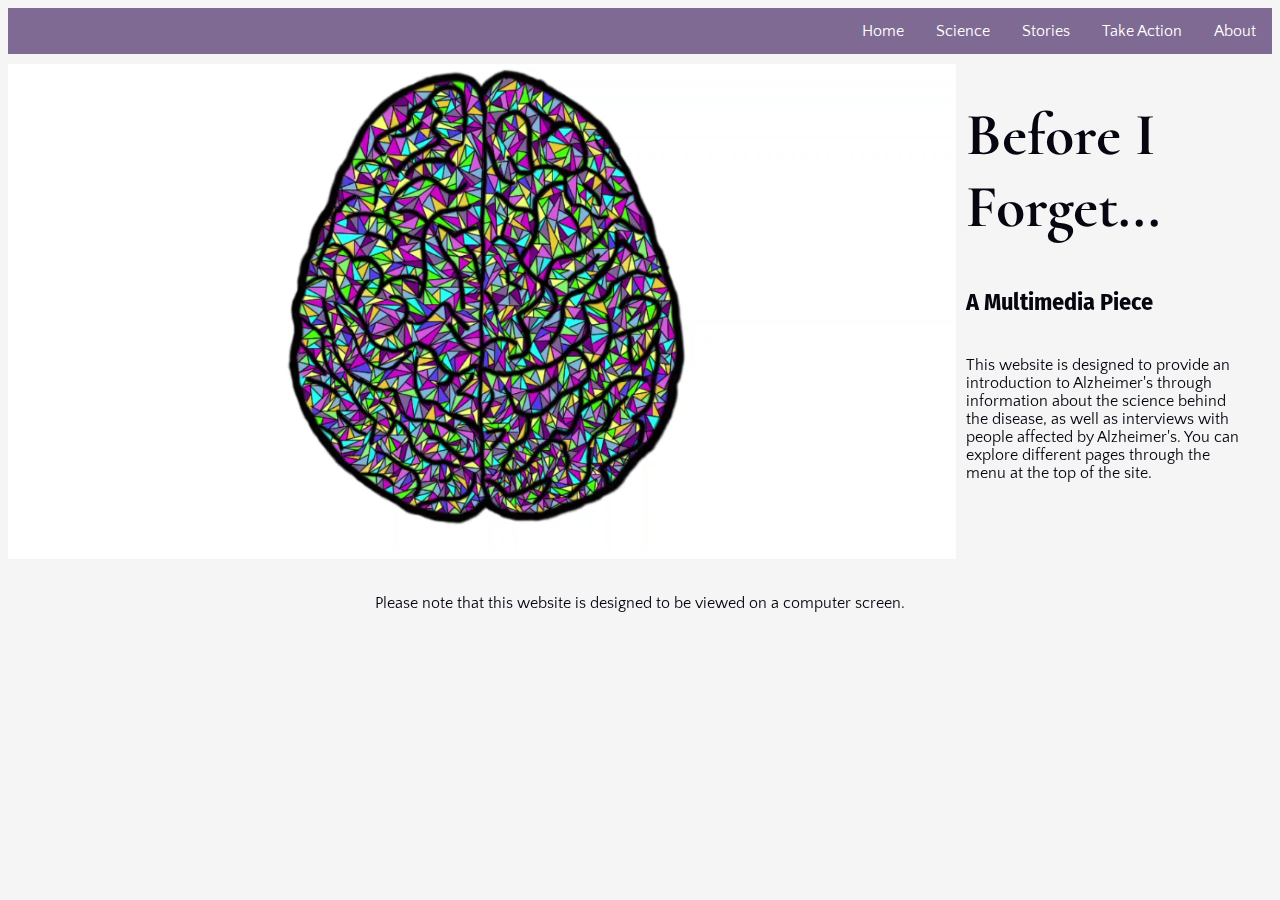
<file: index.html>
<!DOCTYPE html>
<html lang="en-us">
<head>
	<meta charset="UTF-8">
	<link rel="stylesheet" type="text/css" href="menu.css">
	<link rel="stylesheet" type="text/css" href="main.css">
	<title>Before I Forget | Home</title>
	<meta name="viewport" content="width=device-width, initial-scale=1.0">
	<link href="https://fonts.googleapis.com/css2?family=Cormorant&family=Fira+Sans+Condensed:wght@100&family=Quattrocento+Sans&display=swap" rel="stylesheet">
</head>

<body>
	<ul class="nav">
		<li><a href="about.html">About</a></li>
		<li><a href="takeaction.html">Take Action</a></li>
		<li><a href="interviews.html">Stories</a></li>
		<li><a href="science.html">Science</a></li>
		<li><a href="index.html">Home</a></li>
	</ul>
	
	<div>
		<video width=75% autoplay loop muted style="float:left; margin:10px 10px 5px 0;">
			<source src="BrainVid.mp4" type="video/mp4"/>
		</video>
	</div>

	<div>
		<h1>Before I Forget...</h1>
		<h2>A Multimedia Piece</h2>
		<p>This website is designed to provide an introduction to Alzheimer's
		through information about the science behind the disease, as well as interviews with people affected by Alzheimer's. You can explore different pages through the menu at the top of the site.</p>
	</div>
	
	<div style="clear:both;">
	</div>
	
	<p style="text-align: center; margin: 10px 0 0 0;">Please note that this website is designed to be viewed on a computer screen.</p>
	</footer>

</body>
</html>
</file>
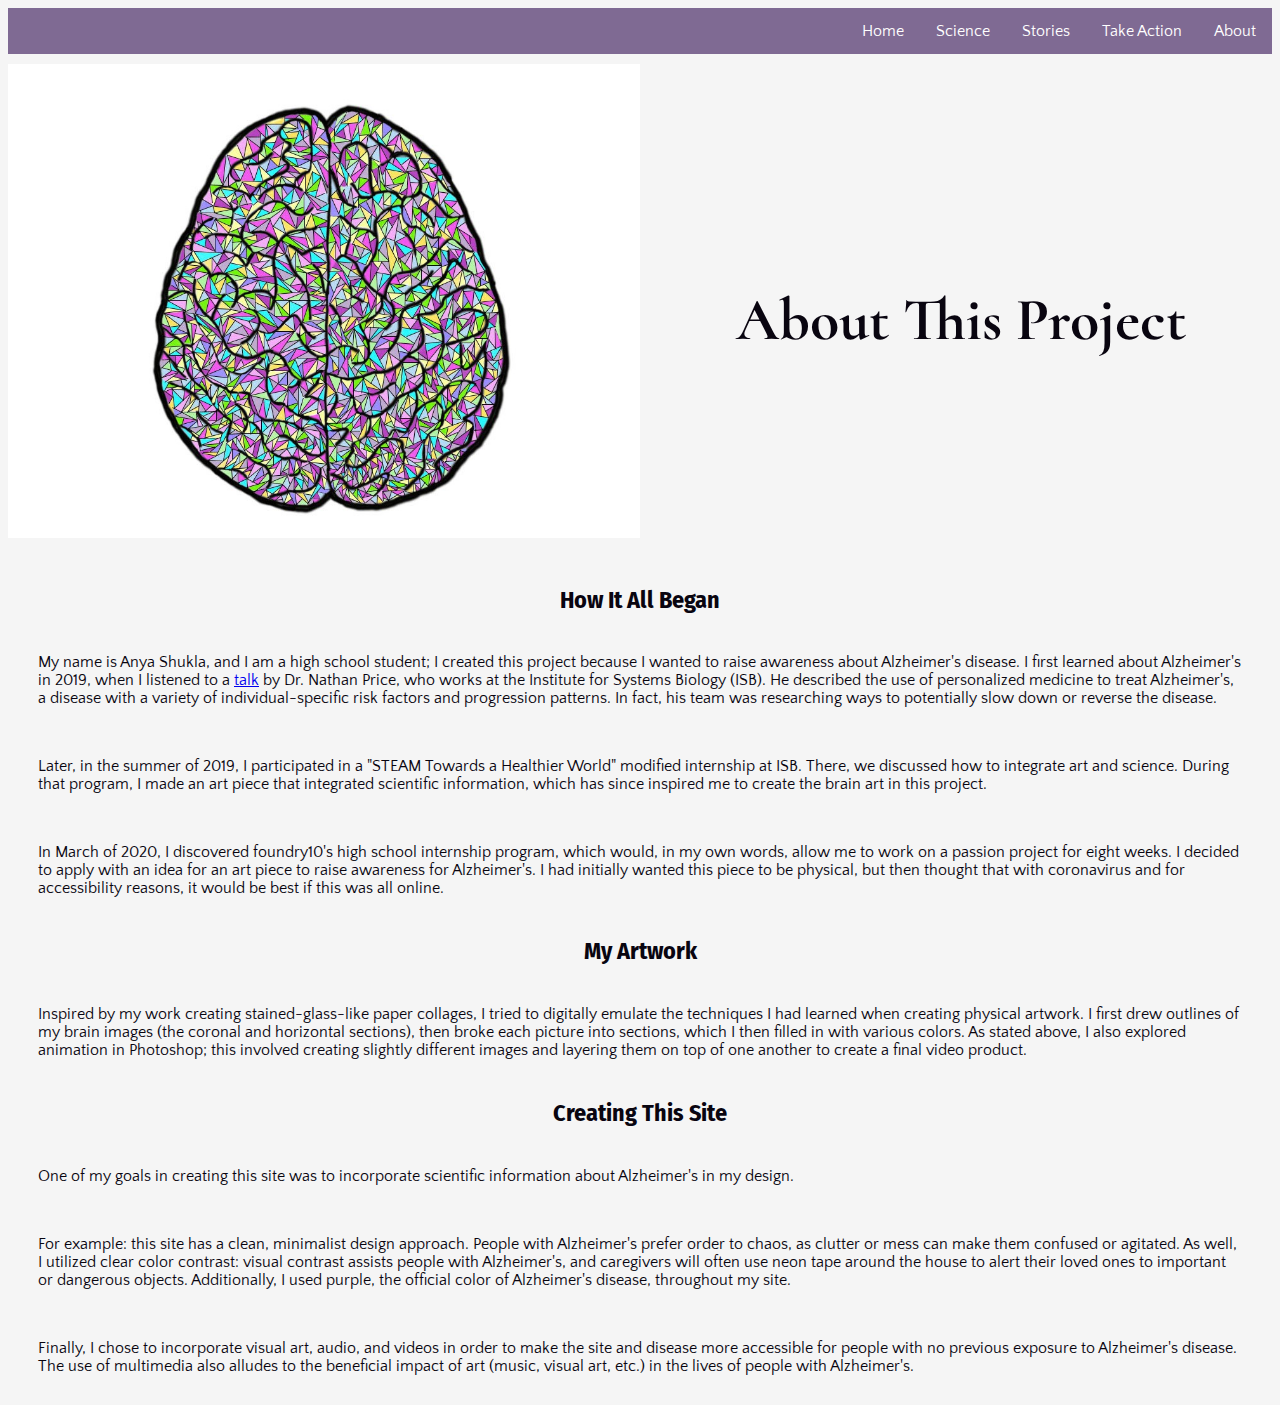
<file: about.html>
<!DOCTYPE html>
<html lang="en-us">
<head>
	<meta charset="UTF-8">
	<link rel="stylesheet" type="text/css" href="menu.css">
	<link rel="stylesheet" type="text/css" href="main.css">
	<title>Before I Forget | About</title>
	<link href="https://fonts.googleapis.com/css2?family=Cormorant&family=Fira+Sans+Condensed:wght@100&family=Quattrocento+Sans&display=swap" rel="stylesheet">
	<meta name="viewport" content="width=device-width, initial-scale=1.0">
</head>

<body>
	<ul class="nav">
		<li><a href="about.html">About</a></li>
		<li><a href="takeaction.html">Take Action</a></li>
		<li><a href="interviews.html">Stories</a></li>
		<li><a href="science.html">Science</a></li>
		<li><a href="index.html">Home</a></li>
	</ul>

		<img src="Brain.jpg" alt="Brain Art" style="width: 50%; float:left; margin:10px 10px 5px 0;">
		</img>
	
	<h1 style="text-align: center; padding: 15% 0;">About This Project</h1>
	
	<h2 style="text-align: center;">How It All Began</h2>
	<p>My name is Anya Shukla, and I am a high school student; I created this project because I wanted to raise awareness about Alzheimer's disease. 
	I first learned about Alzheimer's in 2019, when I listened to a <a href="https://townhallseattle.org/in-the-moment-episode-56/" target="_blank">talk</a> by Dr. Nathan Price, who works at the Institute for Systems Biology (ISB). 
	He described the use of personalized medicine to treat Alzheimer's, a disease with a variety of individual-specific risk factors and progression patterns. 
	In fact, his team was researching ways to potentially slow down or reverse the disease.</p>
	<p>Later, in the summer of 2019, I participated in a "STEAM Towards a Healthier World" modified internship at ISB. There, we discussed how to integrate
	art and science. During that program, I made an art piece that integrated scientific information, which has since inspired me to create the brain art in this project.</p>
	<p>In March of 2020, I discovered foundry10's high school internship program, which would, in my own words, allow me to work on a passion project for eight weeks. 
	I decided to apply with an idea for an art piece to raise awareness for Alzheimer's. I had initially wanted this piece to be physical, but then 
	thought that with coronavirus and for accessibility reasons, it would be best if this was all online.</p> 
	
	<h2 style="text-align: center;">My Artwork</h2>
	<p> Inspired by my work creating stained-glass-like paper collages, I tried to digitally emulate the techniques I had learned when creating physical artwork. I first drew outlines of my brain images (the coronal and horizontal sections), 
		then broke each picture into sections, which I then filled in with various colors. As stated above, I also explored animation in Photoshop; this involved creating slightly different images and layering them on top of one another to 
		create a final video product.
	<br>
	<h2 style="text-align: center;">Creating This Site</h2>
	<p>One of my goals in creating this site was to incorporate scientific information about Alzheimer's in my design.</p>
	<p>For example: this site has a clean, minimalist design approach. People with Alzheimer's prefer order to chaos, as clutter or mess can make them confused or agitated.
	As well, I utilized clear color contrast: visual contrast assists people with Alzheimer's, and caregivers will often use neon tape around the house to alert their loved ones to important or dangerous objects.
	Additionally, I used purple, the official color of Alzheimer's disease, throughout my site. </p>
	<p>Finally, I chose to incorporate visual art, audio, and videos in order to make the site and disease more accessible for people with no previous exposure to Alzheimer's disease. 
	The use of multimedia also alludes to the beneficial impact of art (music, visual art, etc.) in the lives of people with Alzheimer's.</p>
</body>
</html>
</file>
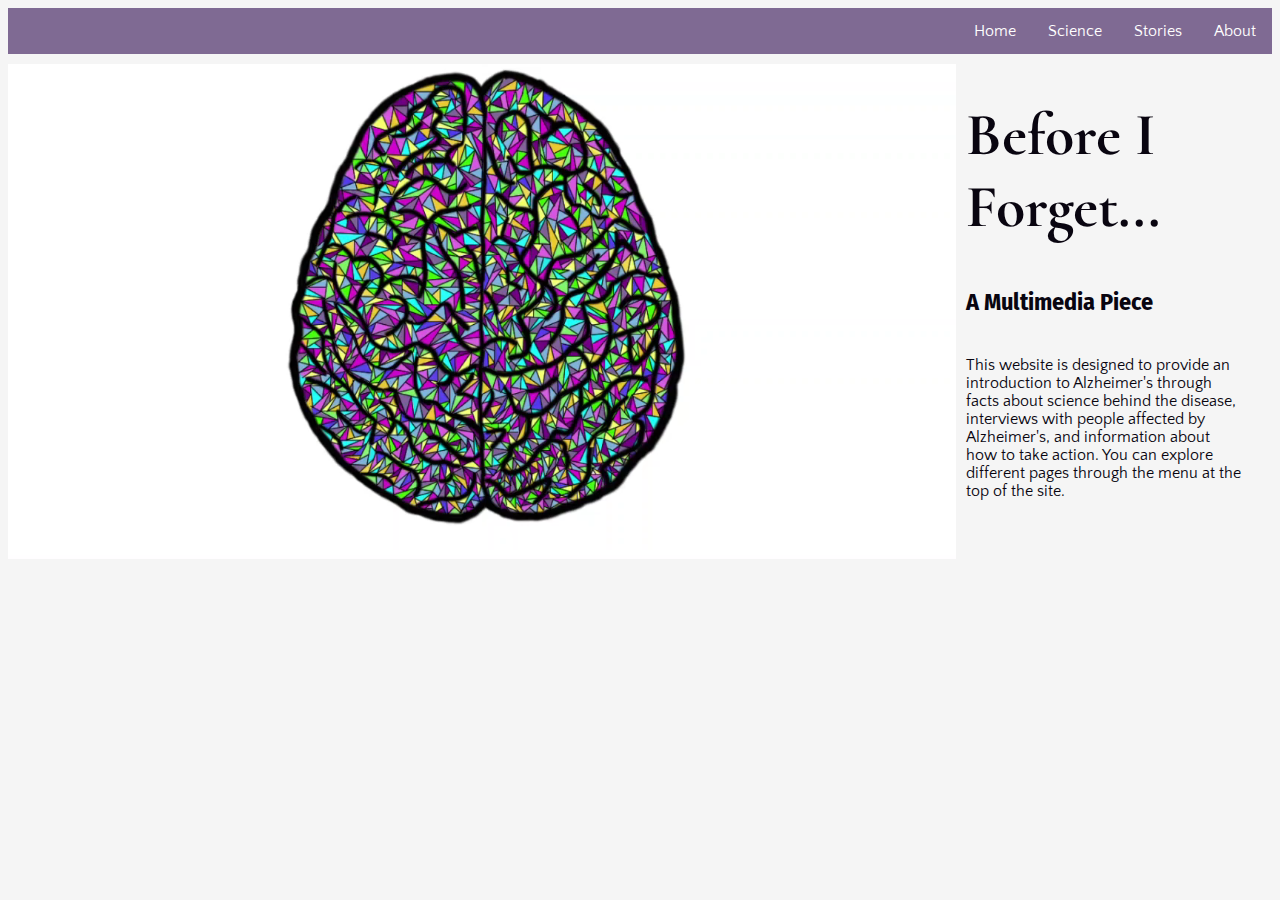
<file: home.html>
<!DOCTYPE html>
<html lang="en-us">
<head>
	<meta charset="UTF-8">
	<link rel="stylesheet" type="text/css" href="menu.css">
	<link rel="stylesheet" type="text/css" href="main.css">
	<title>Before I Forget | Home</title>
	<meta name="viewport" content="width=device-width, initial-scale=1.0">
	<link href="https://fonts.googleapis.com/css2?family=Cormorant&family=Fira+Sans+Condensed:wght@100&family=Quattrocento+Sans&display=swap" rel="stylesheet">
</head>

<body>
	<ul class="nav">
		<li><a href="about.html">About</a></li>
		<li><a href="interviews.html">Stories</a></li>
		<li><a href="science.html">Science</a></li>
		<li><a href="home.html">Home</a></li>
	</ul>
	
	<section>
		<video width=75% autoplay loop muted style="float:left; margin:10px 10px 5px 0;">
			<source src="BrainVid.mp4" type="video/mp4"/>
		</video>
	</section>

	<section>
		<h1>Before I Forget...</h1>
		<h2>A Multimedia Piece</h2>
		<p>This website is designed to provide an introduction to Alzheimer's through facts about science behind the disease, interviews with people affected by Alzheimer's, and information about how to take action. You can explore different pages through the menu at the top of the site.</p>
	</section

</body>
</html>
</file>
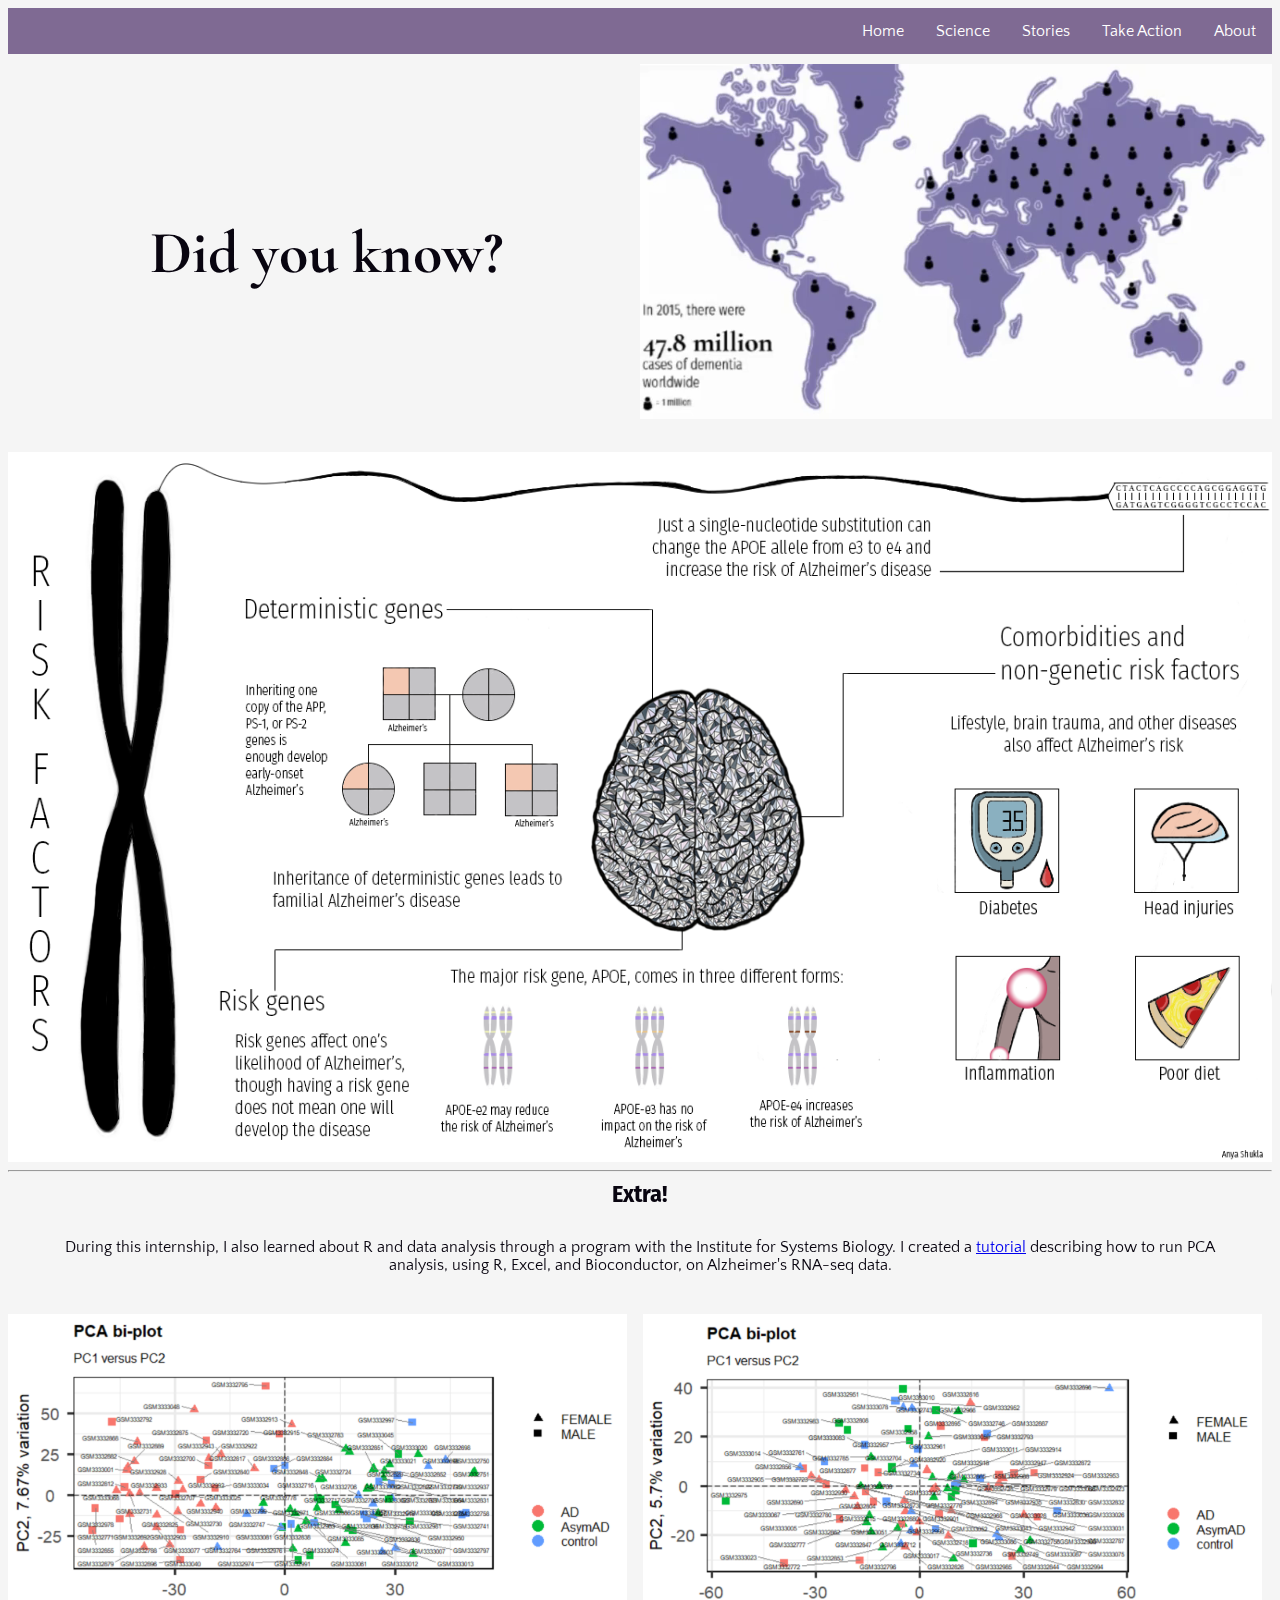
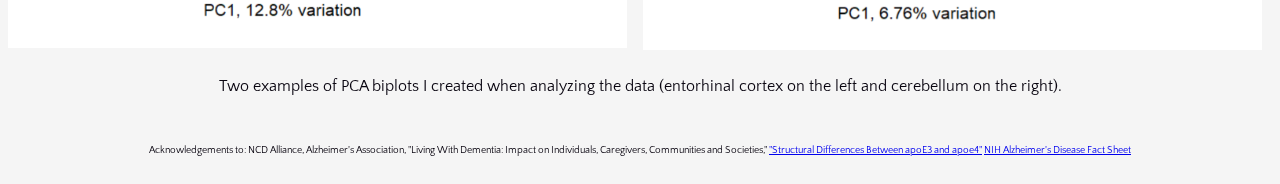
<file: science.html>
<!DOCTYPE html>
<html lang="en-us">
<head>
	<meta charset="UTF-8">
	<link rel="stylesheet" type="text/css" href="menu.css">
	<link rel="stylesheet" type="text/css" href="main.css">
	<title>Before I Forget | Science</title>
	<link href="https://fonts.googleapis.com/css2?family=Cormorant&family=Fira+Sans+Condensed:wght@100&family=Quattrocento+Sans&display=swap" rel="stylesheet">
	<meta name="viewport" content="width=device-width, initial-scale=1.0">
</head>

<body>
	<ul class="nav">
		<li><a href="about.html">About</a></li>
		<li><a href="takeaction.html">Take Action</a></li>
		<li><a href="interviews.html">Stories</a></li>
		<li><a href="science.html">Science</a></li>
		<li><a href="index.html">Home</a></li>
	</ul>
	
		<video width=50% height=100% autoplay loop muted style="float:right; margin: 10px 0 0 0;">
			<source src="Caregivers.mp4" type="video/mp4"/>
		</video>
	
	<div class="didyouknow">
		<h1 style="text-align: center; padding: 15% 0; margin: 10% 0 5px 0;">Did you know?</h1>
	</div>
	
	<p style="margin:0;"> </p>
	<div style ="clear:both;">
		
	<br>
		
	</div>
	<img src="Risks-Recovered.png" alt="Alzheimer's Risks" style="display: block; width: 100%; margin-left: auto; margin-right: auto;">
	
	<div style ="clear:both;">
	</div>
	
	<hr>
	
	<footer>
		<h2 style="text-align: center; margin:0;">Extra!</h2>
		<p style="text-align: center;"> During this internship, I also learned about R and data analysis through a program with the Institute for Systems Biology. I created a <a href="https://www.gaininginsight.org/cmwg/2020/molecular-biology/alzheimers-seq">tutorial</a> describing how to run PCA analysis,
		using R, Excel, and Bioconductor, on Alzheimer's RNA-seq data.</p>
		<img src="entorhinal_cortex_biplot_extended.png" alt="Entorhinal Cortex Biplot" style="width: 49%; float:left; margin:10px 10px 5px 0;">
		</img>
		<img src="cerebellum_biplot_extended.png" alt="Cerebellum Biplot" style="width: 49%; float:right; margin:10px 10px 5px 0;">
		</img>
	
	<div style="clear:both;">
	</div>
		
	<p style="text-align: center; margin:2px 0 0 0;">Two examples of PCA biplots I created when analyzing the data (entorhinal cortex on the left and cerebellum on the right).</p>
	
	<p style="font-size: 10px; text-align: center; margin: 10px 0 0 0;">Acknowledgements to: NCD Alliance, Alzheimer's Association, "Living With Dementia: Impact on Individuals, Caregivers, Communities and Societies,"
	<a href="https://www.ncbi.nlm.nih.gov/pmc/articles/PMC3384159/">"Structural Differences Between apoE3 and apoe4"</a>
	<a href="https://www.nia.nih.gov/health/alzheimers-disease-genetics-fact-sheet#three">NIH Alzheimer's Disease Fact Sheet</a></p>
	</footer>
	
</body>
</html>
</file>
<file: menu.css>
ul.nav {
	list-style: none;
	margin: 0;
	padding: 0;
	overflow: hidden;
	background-color: #7F6A93;
}

ul.nav li {
	float: right;
}

ul.nav a {
	display: block;
	color: white;
	text-align: center;
	padding: 14px 16px;
	text-decoration: none;
	background-color: #7F6A93;
	font-family: 'Quattrocento Sans', sans-serif;
}

ul.nav a:hover {
	background-color: #c7bcd1;
	color: #7F6A93;
}
</file>
<file: main.css>
body {
	background-color: #F5F5F5;
}

h1 {
	color: #090510;
	font-family: 'Cormorant', serif;
	font-size: 60px;
	padding: 5px;
	box-sizing: border-box;
}

h2 {
	font-family: 'Fira Sans Condensed', sans-serif;
	font-size: 45 px;
	color: #090510;
}

p, ul {
	color: #090510;
	padding: 20px;
	margin: 10px;
	font-size: 20 px;
	font-family: 'Quattrocento Sans', sans-serif;
}

.card {
	width: 22%;
	box-shadow: 0 0 8px rgba(0, 0, 0, 0.2), 0 0 8px rgba(0, 0, 0, 0.2);
	text-align: center;
	float: left;
	margin: 15px 0;
}

.container {
	padding: 5px;
	display: flex;
	flex-wrap: wrap;
	justify-content: space-around;
}

.popup {
	display: none;
	position: fixed;
	border: 3px solid;
	z-index: 9;
}

.form-container {
	max-width: 300px;
	padding: 10px;
}

.didyouknow {
	width: 50%;
	padding: 5px;
}

.postcard {
	width: 18%;
	box-shadow: 0 0 8px rgba(0, 0, 0, 0.2), 0 0 8px rgba(0, 0, 0, 0.2);
	text-align: center;
	float: left;
	margin: 15px 0;
}
}
</file>
